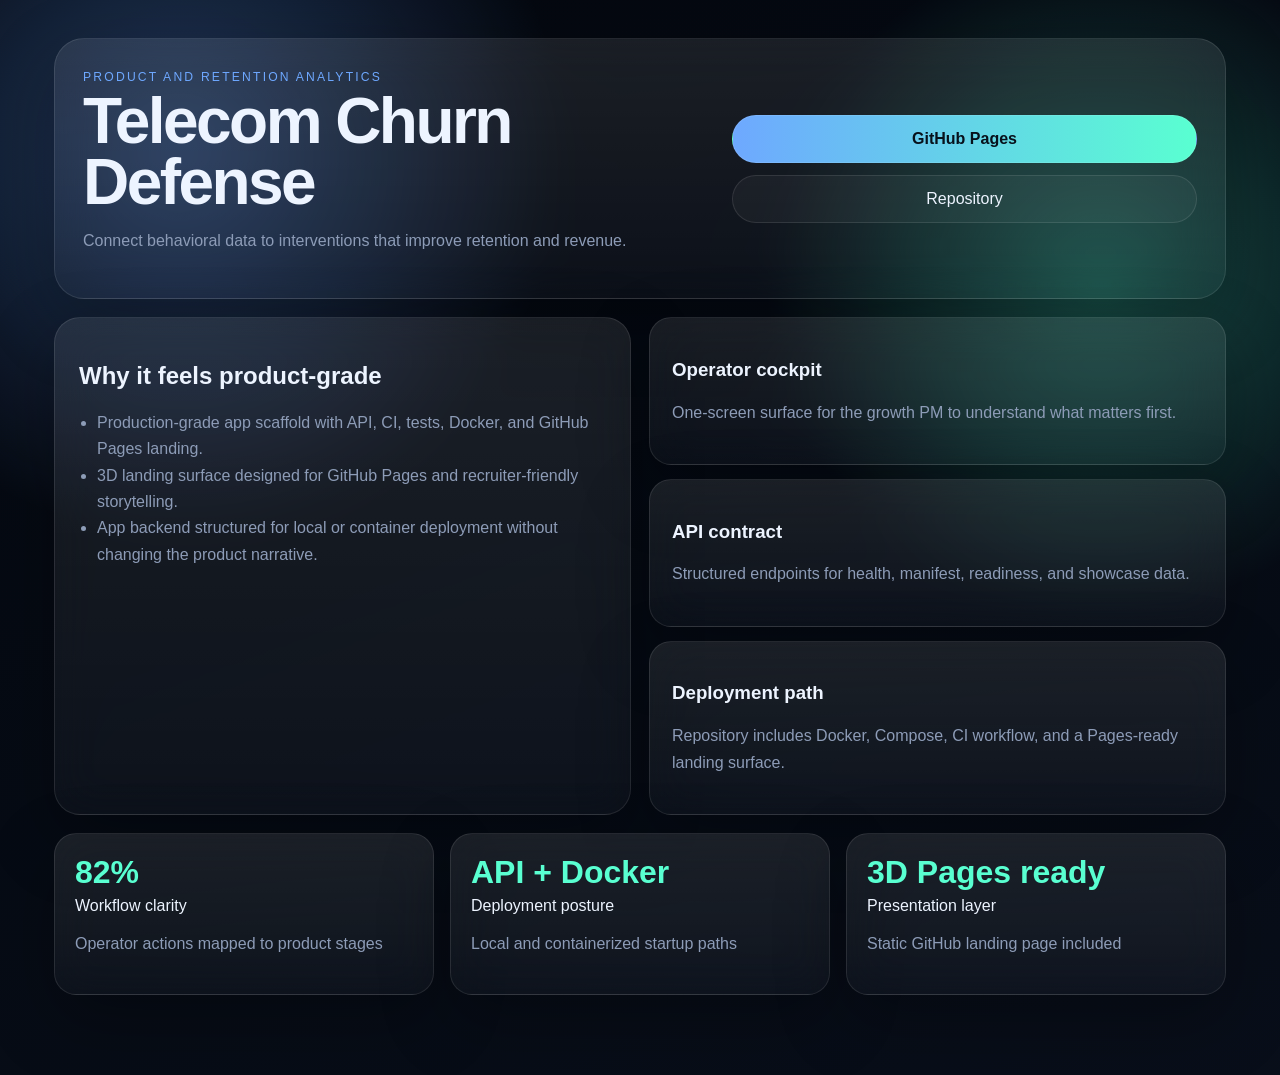
<file: docs/index.html>
<!DOCTYPE html>
<html lang="en">
<head>
  <meta charset="UTF-8" />
  <meta name="viewport" content="width=device-width, initial-scale=1.0" />
  <title>Telecom Churn Defense Landing</title>
  <link rel="stylesheet" href="landing.css" />
</head>
<body>
  <div class="scene" id="scene">
    <div class="backdrop"></div>
    <main class="deck">
      <section class="hero-card glass">
        <div>
          <span class="eyebrow">Product and retention analytics</span>
          <h1>Telecom Churn Defense</h1>
          <p>Connect behavioral data to interventions that improve retention and revenue.</p>
        </div>
        <nav class="cta-stack">
          <a class="cta primary" href="https://r-behera.github.io/telecom-churn-defense/">GitHub Pages</a>
          <a class="cta" href="https://github.com/R-behera/telecom-churn-defense">Repository</a>
        </nav>
      </section>
      <section class="orbit-grid">
        <div class="glass panel large">
          <h2>Why it feels product-grade</h2>
          <ul><li>Production-grade app scaffold with API, CI, tests, Docker, and GitHub Pages landing.</li><li>3D landing surface designed for GitHub Pages and recruiter-friendly storytelling.</li><li>App backend structured for local or container deployment without changing the product narrative.</li></ul>
        </div>
        <div id="cards" class="card-stack"></div>
      </section>
      <section class="metrics-row" id="metrics"></section>
    </main>
  </div>
  <script>window.PROJECT_MANIFEST = {"slug": "telecom-churn-defense", "title": "Telecom Churn Defense", "summary": "![Demo Screenshot](demo/screenshot.png)", "domain": "Product and retention analytics", "audience": "growth PM", "promise": "Connect behavioral data to interventions that improve retention and revenue.", "hero": ["Production-grade app scaffold with API, CI, tests, Docker, and GitHub Pages landing.", "3D landing surface designed for GitHub Pages and recruiter-friendly storytelling.", "App backend structured for local or container deployment without changing the product narrative."], "kpis": [{"label": "Workflow clarity", "value": "82%", "note": "Operator actions mapped to product stages"}, {"label": "Deployment posture", "value": "API + Docker", "note": "Local and containerized startup paths"}, {"label": "Presentation layer", "value": "3D Pages ready", "note": "Static GitHub landing page included"}], "stages": ["ingest", "validate", "analyze", "decide", "monitor"], "cards": [{"title": "Operator cockpit", "body": "One-screen surface for the growth PM to understand what matters first."}, {"title": "API contract", "body": "Structured endpoints for health, manifest, readiness, and showcase data."}, {"title": "Deployment path", "body": "Repository includes Docker, Compose, CI workflow, and a Pages-ready landing surface."}], "scene": "orbital-grid", "theme": {"bg": "#04070d", "surface": "#0d1320", "ink": "#edf4ff", "muted": "#8d9cb7", "accent": "#6ea8ff", "accent2": "#59ffd1"}, "pages_url": "https://r-behera.github.io/telecom-churn-defense/", "api_examples": {"health": {"status": "ok", "project": "telecom-churn-defense"}, "readiness": {"api": "ready", "landing_page": "docs/index.html", "container": "Dockerfile present"}, "signals": [{"name": "Decision coverage", "status": "strong", "detail": "App and landing narrative aligned"}, {"name": "Operator context", "status": "strong", "detail": "Primary user anchored as growth PM"}, {"name": "Delivery path", "status": "ready", "detail": "Pages + containerized app scaffold generated"}]}};</script>
  <script src="landing.js"></script>
</body>
</html>
</file>
<file: docs/landing.css>
:root{--bg:#04070d;--surface:#0d1320;--ink:#edf4ff;--muted:#8d9cb7;--accent:#6ea8ff;--accent2:#59ffd1;--rx:0deg;--ry:0deg;}*{box-sizing:border-box}html,body{margin:0;min-height:100%;font-family:Inter,Segoe UI,sans-serif;background:var(--bg);color:var(--ink)}.scene{min-height:100vh;overflow:hidden;position:relative;transform-style:preserve-3d;perspective:1600px}.backdrop{position:absolute;inset:-10%;background:radial-gradient(circle at 20% 20%,color-mix(in srgb,var(--accent) 30%, transparent),transparent 24%),radial-gradient(circle at 80% 30%,color-mix(in srgb,var(--accent2) 28%, transparent),transparent 22%),linear-gradient(160deg,var(--bg),color-mix(in srgb,var(--surface) 78%, black));filter:saturate(1.15)}.deck{position:relative;z-index:2;max-width:1220px;margin:0 auto;padding:38px 24px 80px;transform:rotateX(var(--rx)) rotateY(var(--ry));transition:transform .12s ease-out}.glass{background:linear-gradient(180deg,rgba(255,255,255,.09),rgba(255,255,255,.03));border:1px solid rgba(255,255,255,.1);backdrop-filter:blur(22px);box-shadow:0 24px 70px rgba(0,0,0,.28)}.hero-card{display:grid;grid-template-columns:1.15fr .85fr;gap:20px;padding:28px;border-radius:30px;margin-bottom:18px}.eyebrow{letter-spacing:.18em;text-transform:uppercase;font-size:.76rem;color:var(--accent)}h1{font-size:clamp(2.4rem,5vw,4.8rem);line-height:.94;margin:.4rem 0 1rem;letter-spacing:-.04em}p,li{color:var(--muted);line-height:1.65}.cta-stack{display:flex;flex-direction:column;justify-content:center;gap:12px}.cta{display:inline-flex;justify-content:center;padding:14px 18px;border-radius:999px;text-decoration:none;color:var(--ink);border:1px solid rgba(255,255,255,.1);background:rgba(255,255,255,.04)}.primary{background:linear-gradient(90deg,var(--accent),var(--accent2));color:#07111b;font-weight:700}.orbit-grid{display:grid;grid-template-columns:1fr 1fr;gap:18px;margin-bottom:18px}.panel.large{padding:24px;border-radius:26px}.card-stack{display:grid;gap:14px}.flip{padding:22px;border-radius:22px;transform:translateZ(var(--z))}.metrics-row{display:grid;grid-template-columns:repeat(3,minmax(0,1fr));gap:16px}.metric{padding:20px;border-radius:22px}.metric strong{display:block;font-size:2rem;color:var(--accent2);margin-bottom:.4rem}ul{padding-left:18px;margin:14px 0 0}@media(max-width:980px){.hero-card,.orbit-grid,.metrics-row{grid-template-columns:1fr}.deck{padding:22px 16px 60px}}
</file>
